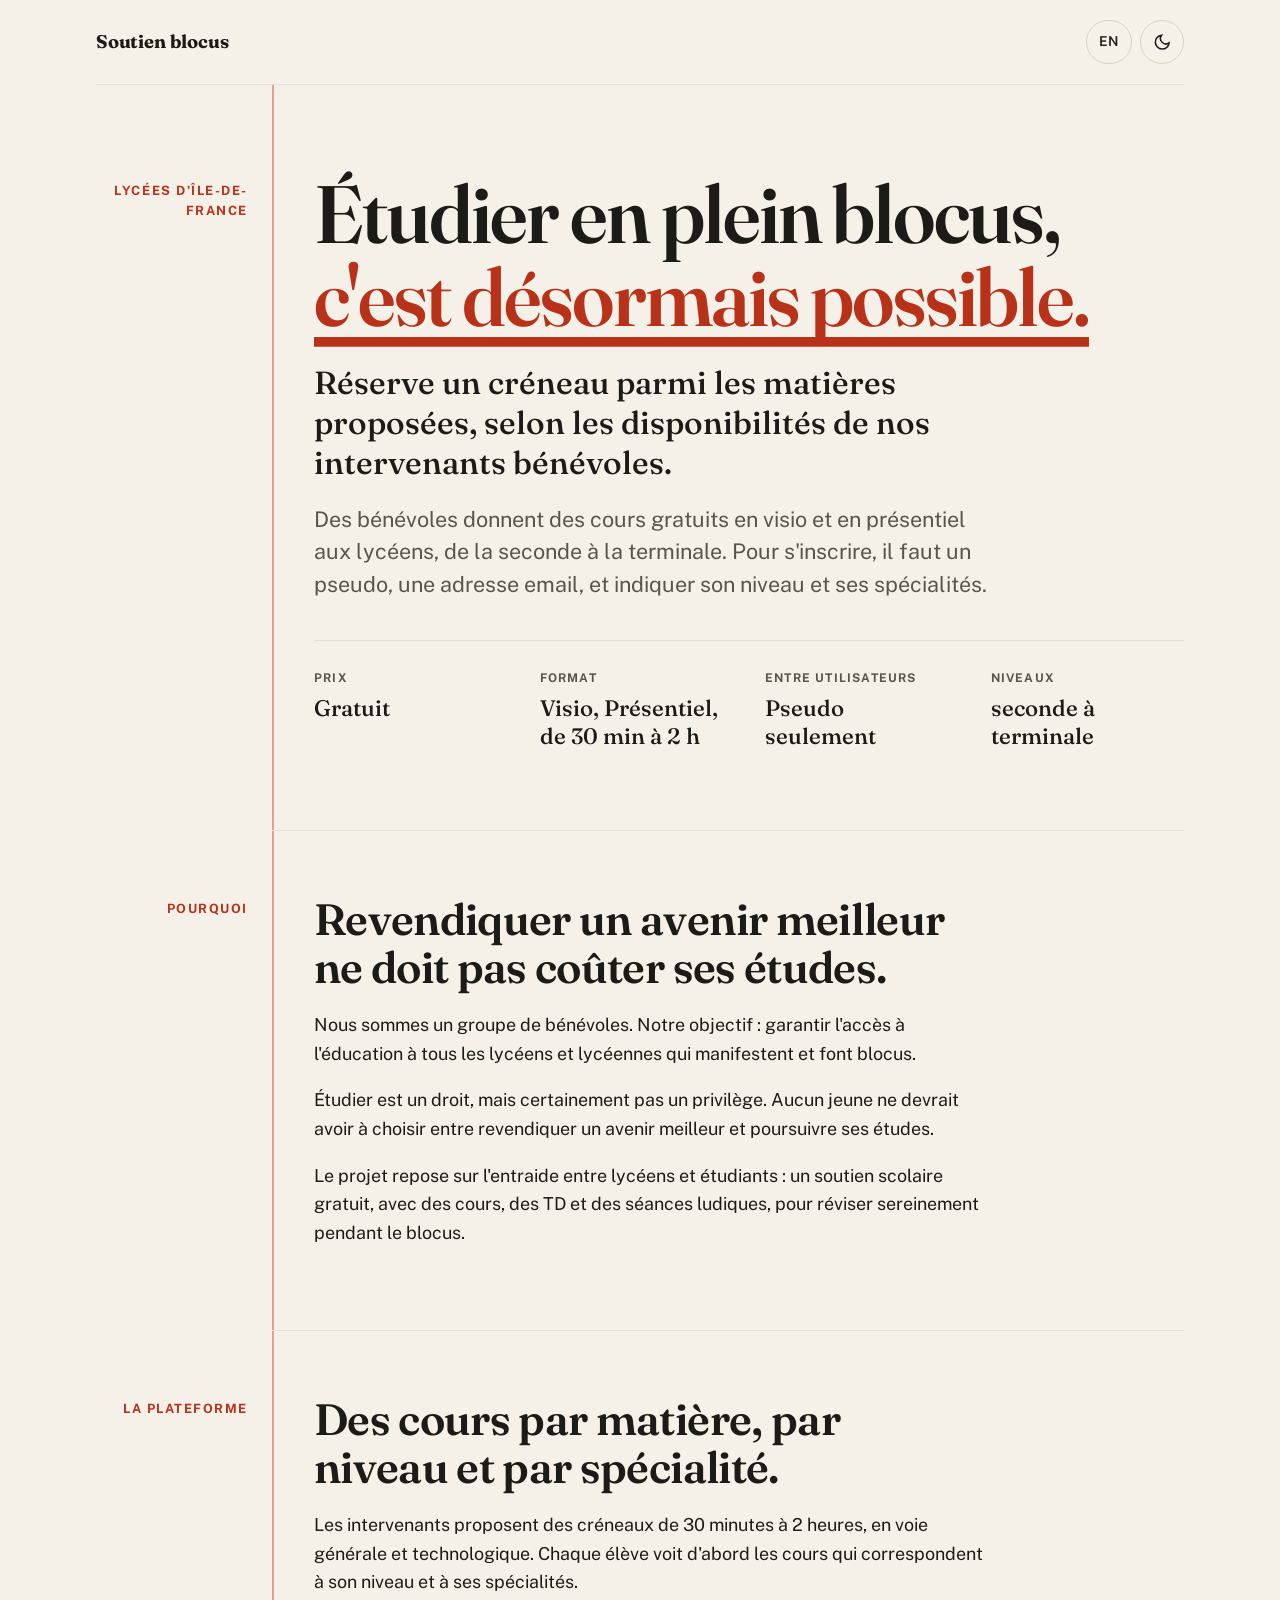
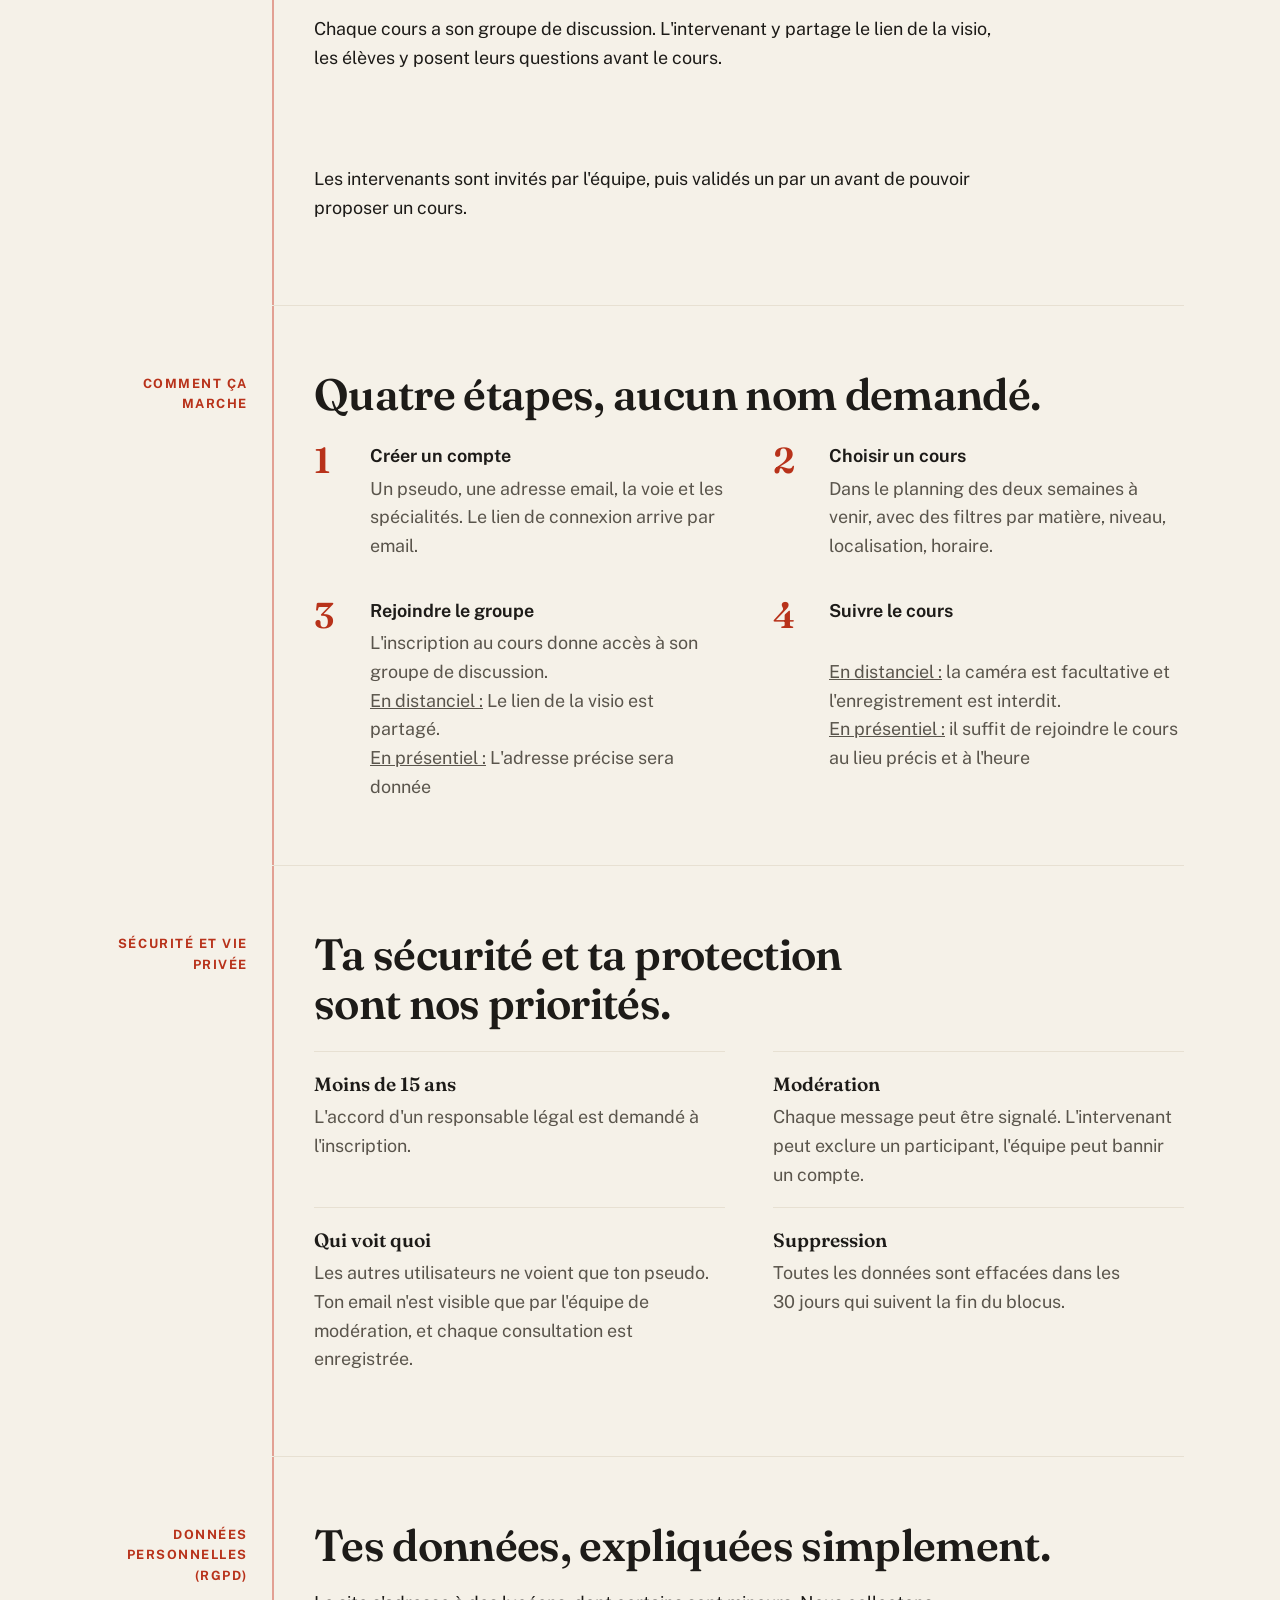
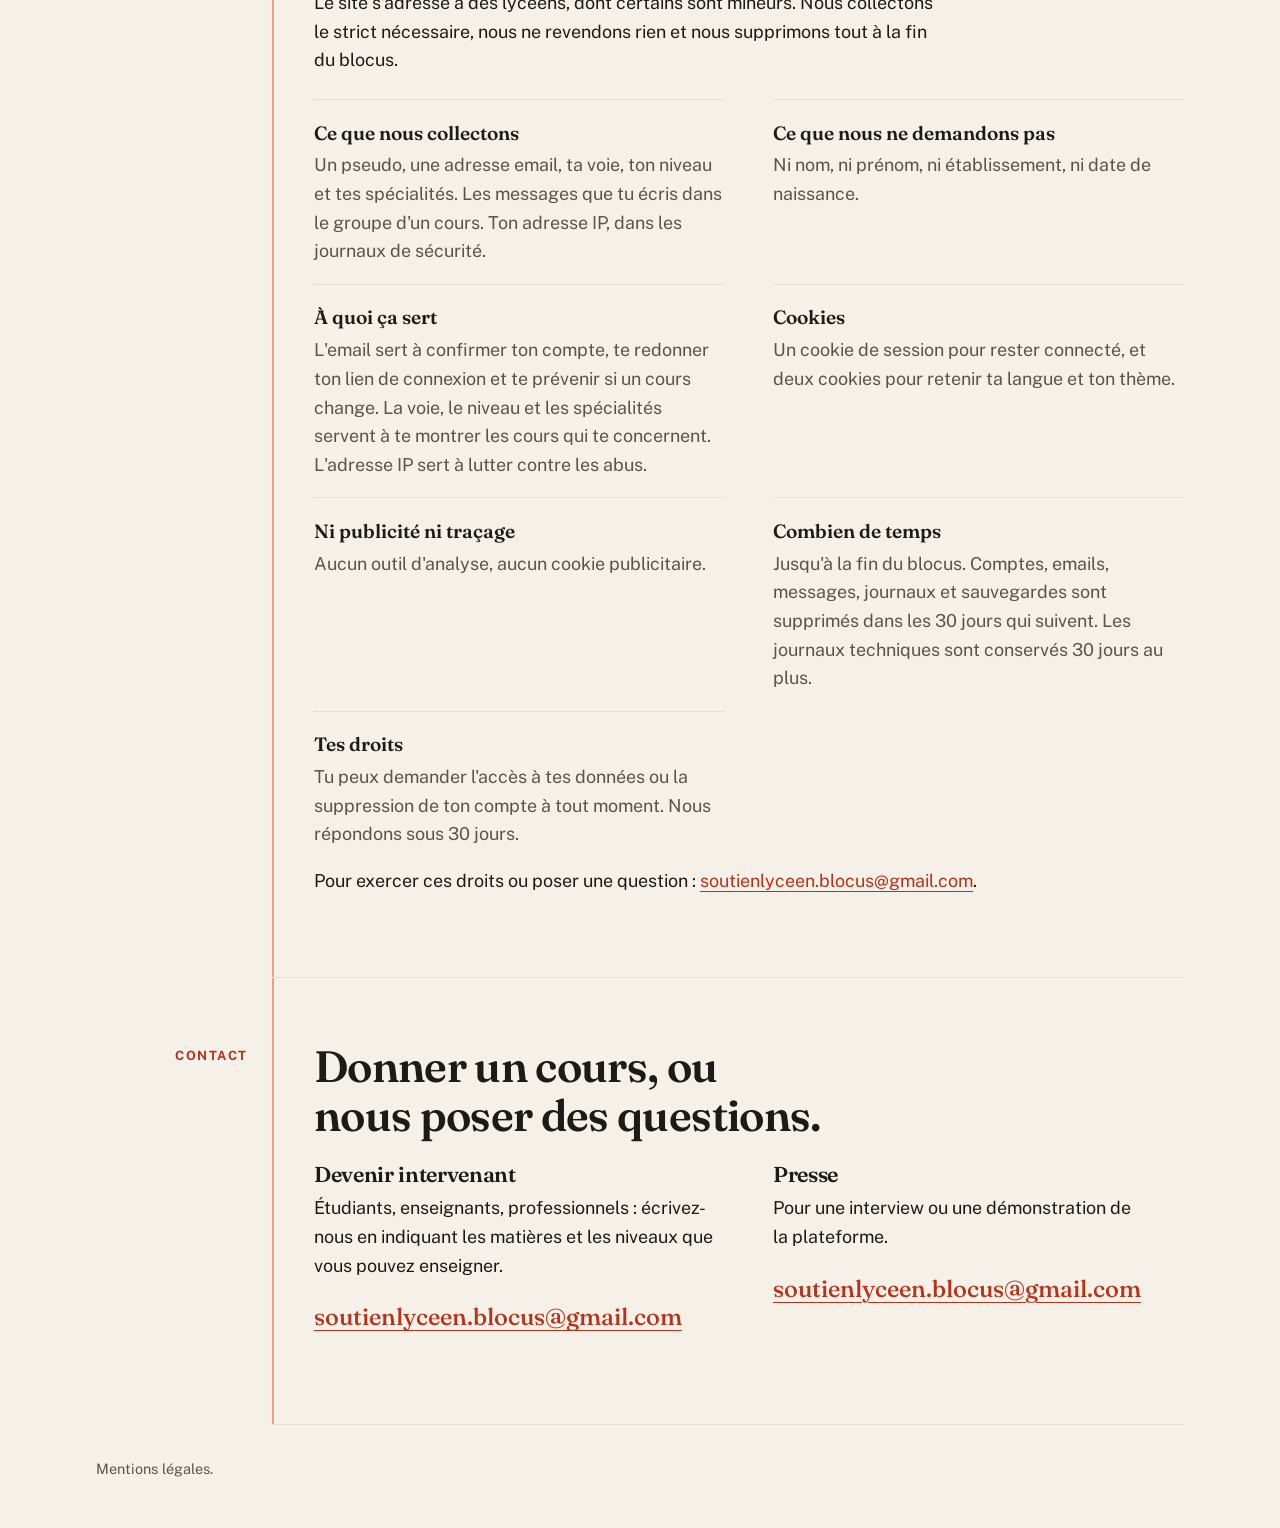
<file: index.html>
<!doctype html>
<html lang="fr">
<head>
  <meta charset="utf-8">
  <meta name="viewport" content="width=device-width, initial-scale=1">
  <meta name="color-scheme" content="light dark">
  <title>Soutien blocus · Cours gratuits pour les lycéens</title>
  <meta name="description" content="Des bénévoles donnent des cours gratuits en visio aux lycéens pendant le blocus.">
  <meta property="og:type" content="website">
  <meta property="og:title" content="Étudier en plein blocus, c'est désormais possible">
  <meta property="og:description" content="Des bénévoles donnent des cours gratuits en visio aux lycéens. Anonymes entre utilisateurs, aucune donnée inutile.">
  <meta property="og:locale" content="fr_FR">
  <meta property="og:image" content="https://soutienlyceeblocus.github.io/cours-distanciel/og.png">
  <meta property="og:url" content="https://soutienlyceeblocus.github.io/cours-distanciel/">
  <meta property="og:image:width" content="1200">
  <meta property="og:image:height" content="630">
  <meta property="og:image:alt" content="Étudier en plein blocus, c'est désormais possible. Cours gratuits en visio, anonymes entre utilisateurs.">
  <meta name="twitter:card" content="summary_large_image">
  <link rel="icon" href="favicon.svg" type="image/svg+xml">
  <script src="theme.js"></script>
  <script src="animations.js" defer></script>
  <link rel="stylesheet" href="style.css">
  <link rel="alternate" hreflang="en" href="en/index.html">
</head>
<body>
  <a class="evitement" href="#contenu">Aller au contenu</a>
  <div class="page">
    <header class="entete">
      <a class="marque" href="index.html">Soutien blocus</a>
      <div class="outils">
        <a class="langue" href="en/index.html" hreflang="en" lang="en" aria-label="English version">EN</a>
        <button class="bouton-theme" id="bouton-theme" type="button" aria-pressed="false" aria-label="Thème sombre" hidden>
          <svg class="icone-lune" viewBox="0 0 24 24" fill="none" stroke="currentColor" stroke-width="2" aria-hidden="true"><path d="M21 12.8A9 9 0 1 1 11.2 3a7 7 0 0 0 9.8 9.8z"/></svg>
          <svg class="icone-soleil" viewBox="0 0 24 24" fill="none" stroke="currentColor" stroke-width="2" aria-hidden="true"><circle cx="12" cy="12" r="4.5"/><path d="M12 1.5v3M12 19.5v3M1.5 12h3M19.5 12h3M4.6 4.6l2.1 2.1M17.3 17.3l2.1 2.1M4.6 19.4l2.1-2.1M17.3 6.7l2.1-2.1"/></svg>
        </button>
      </div>
    </header>

    <main id="contenu">
      <section class="bloc ouverture" aria-labelledby="titre">
        <p class="bloc__marge">Lycées d'Île-de-France</p>
        <div class="bloc__contenu">
          <h1 id="titre">Étudier en plein blocus, <em>c'est désormais possible.</em></h1>
          <p class="accroche">Réserve un créneau parmi les matières proposées, selon les disponibilités de nos intervenants bénévoles.</p>
          <p class="chapeau">Des bénévoles donnent des cours gratuits en visio et en présentiel aux lycéens, de la seconde à la terminale. Pour s'inscrire, il faut un pseudo, une adresse email, et indiquer son niveau et ses spécialités.</p>
          <dl class="faits">
            <div><dt>Prix</dt><dd>Gratuit</dd></div>
            <div><dt>Format</dt><dd>Visio, Présentiel, de 30&nbsp;min à 2&nbsp;h</dd></div>
            <div><dt>Entre utilisateurs</dt><dd>Pseudo seulement</dd></div>
            <div><dt>Niveaux</dt><dd>seconde à terminale</dd></div>
          </dl>
        </div>
      </section>

      <section class="bloc" id="pourquoi" aria-labelledby="titre-pourquoi">
        <p class="bloc__marge">Pourquoi</p>
        <div class="bloc__contenu">
          <h2 id="titre-pourquoi">Revendiquer un avenir meilleur ne doit pas coûter ses études.</h2>
          <p>Nous sommes un groupe de bénévoles. Notre objectif : garantir l'accès à l'éducation à tous les lycéens et lycéennes qui manifestent et font blocus.</p>
          <p>Étudier est un droit, mais certainement pas un privilège. Aucun jeune ne devrait avoir à choisir entre revendiquer un avenir meilleur et poursuivre ses études.</p>
          <p>Le projet repose sur l'entraide entre lycéens et étudiants : un soutien scolaire gratuit, avec des cours, des TD et des séances ludiques, pour réviser sereinement pendant le blocus.</p>
        </div>
      </section>

      <section class="bloc" id="plateforme" aria-labelledby="titre-plateforme">
        <p class="bloc__marge">La plateforme</p>
        <div class="bloc__contenu">
          <h2 id="titre-plateforme">Des cours par matière, par niveau et par spécialité.</h2>
          <p>Les intervenants proposent des créneaux de 30&nbsp;minutes à 2&nbsp;heures, en voie générale et technologique. Chaque élève voit d'abord les cours qui correspondent à son niveau et à ses spécialités.</p>
          <p>Chaque cours a son groupe de discussion. L'intervenant y partage le lien de la visio, les élèves y posent leurs questions avant le cours.</p>
          <p>Les matières et les horaires dépendent des intervenants bénévoles : le planning s'étoffe à mesure qu'ils proposent des cours.</p>
          <p>Les intervenants sont invités par l'équipe, puis validés un par un avant de pouvoir proposer un cours.</p>
        </div>
      </section>

      <section class="bloc" id="fonctionnement" aria-labelledby="titre-fonctionnement">
        <p class="bloc__marge">Comment ça marche</p>
        <div class="bloc__contenu">
          <h2 id="titre-fonctionnement">Quatre étapes, aucun nom demandé.</h2>
          <ol class="etapes">
            <li><strong>Créer un compte</strong><span>Un pseudo, une adresse email, la voie et les spécialités. Le lien de connexion arrive par email.</span></li>
            <li><strong>Choisir un cours</strong><span>Dans le planning des deux semaines à venir, avec des filtres par matière, niveau, localisation, horaire.</span></li>
            <li><strong>Rejoindre le groupe</strong><span>L'inscription au cours donne accès à son groupe de discussion. <br/> <u>En distanciel :</u> Le lien de la visio est partagé. <br/> <u>En présentiel :</u> L'adresse précise sera donnée</span></li>
            <li><strong>Suivre le cours</strong><span><u>En distanciel :</u> la caméra est facultative et  l'enregistrement est interdit. <br/> <u>En présentiel :</u> il suffit de rejoindre le cours au lieu précis et à l'heure</span></li>
          </ol>
        </div>
      </section>

      <section class="bloc" id="securite" aria-labelledby="titre-securite">
        <p class="bloc__marge">Sécurité et vie privée</p>
        <div class="bloc__contenu">
          <h2 id="titre-securite">Ta sécurité et ta protection sont nos priorités.</h2>
          <ul class="garanties">
            <li><strong>Moins de 15&nbsp;ans</strong><span>L'accord d'un responsable légal est demandé à l'inscription.</span></li>
            <li><strong>Modération</strong><span>Chaque message peut être signalé. L'intervenant peut exclure un participant, l'équipe peut bannir un compte.</span></li>
            <li><strong>Qui voit quoi</strong><span>Les autres utilisateurs ne voient que ton pseudo. Ton email n'est visible que par l'équipe de modération, et chaque consultation est enregistrée.</span></li>
            <li><strong>Suppression</strong><span>Toutes les données sont effacées dans les 30&nbsp;jours qui suivent la fin du blocus.</span></li> <!--c'est-à-dire ?-->
          </ul>
        </div>
      </section>

      <section class="bloc" id="donnees" aria-labelledby="titre-donnees">
        <p class="bloc__marge">Données personnelles (RGPD)</p>
        <div class="bloc__contenu">
          <h2 id="titre-donnees">Tes données, expliquées simplement.</h2>
          <p>Le site s'adresse à des lycéens, dont certains sont mineurs. Nous collectons le strict nécessaire, nous ne revendons rien et nous supprimons tout à la fin du blocus.</p>
          <ul class="garanties">
            <li><strong>Ce que nous collectons</strong><span>Un pseudo, une adresse email, ta voie, ton niveau et tes spécialités. Les messages que tu écris dans le groupe d'un cours. Ton adresse IP, dans les journaux de sécurité.</span></li>
            <li><strong>Ce que nous ne demandons pas</strong><span>Ni nom, ni prénom, ni établissement, ni date de naissance.</span></li>
            <li><strong>À quoi ça sert</strong><span>L'email sert à confirmer ton compte, te redonner ton lien de connexion et te prévenir si un cours change. La voie, le niveau et les spécialités servent à te montrer les cours qui te concernent. L'adresse IP sert à lutter contre les abus.</span></li>
            <li><strong>Cookies</strong><span>Un cookie de session pour rester connecté, et deux cookies pour retenir ta langue et ton thème.</span></li>
            <li><strong>Ni publicité ni traçage</strong><span>Aucun outil d'analyse, aucun cookie publicitaire.</span></li>
            <li><strong>Combien de temps</strong><span>Jusqu'à la fin du blocus. Comptes, emails, messages, journaux et sauvegardes sont supprimés dans les 30&nbsp;jours qui suivent. Les journaux techniques sont conservés 30&nbsp;jours au plus.</span></li>
            <li><strong>Tes droits</strong><span>Tu peux demander l'accès à tes données ou la suppression de ton compte à tout moment. Nous répondons sous 30&nbsp;jours.</span></li>
          </ul>
          <p>Pour exercer ces droits ou poser une question : <a href="mailto:soutienlyceen.blocus@gmail.com">soutienlyceen.blocus@gmail.com</a>.</p>
        </div>
      </section>

      <section class="bloc" id="contact" aria-labelledby="titre-contact">
        <p class="bloc__marge">Contact</p>
        <div class="bloc__contenu">
          <h2 id="titre-contact">Donner un cours, ou nous poser des questions.</h2>
          <div class="contacts">
            <div>
              <h3>Devenir intervenant</h3>
              <p>Étudiants, enseignants, professionnels&nbsp;: écrivez-nous en indiquant les matières et les niveaux que vous pouvez enseigner.</p>
              <p class="courriel"><a href="mailto:soutienlyceen.blocus@gmail.com">soutienlyceen.blocus@gmail.com</a></p>
            </div>
            <div>
              <h3>Presse</h3>
              <p>Pour une interview ou une démonstration de la plateforme.</p>
              <p class="courriel"><a href="mailto:soutienlyceen.blocus@gmail.com">soutienlyceen.blocus@gmail.com</a></p>
            </div>
          </div>
        </div>
      </section>
    </main>

    <footer class="pied">
      <p>Mentions légales.</p>
      <div class="acces" hidden>
        <a class="bouton" href="inscription/index.html">S'inscrire</a>
        <a class="bouton bouton--discret" href="lien-perdu/index.html">J'ai déjà un lien personnel</a>
      </div>
    </footer>
  </div>
</body>
</html>
</file>
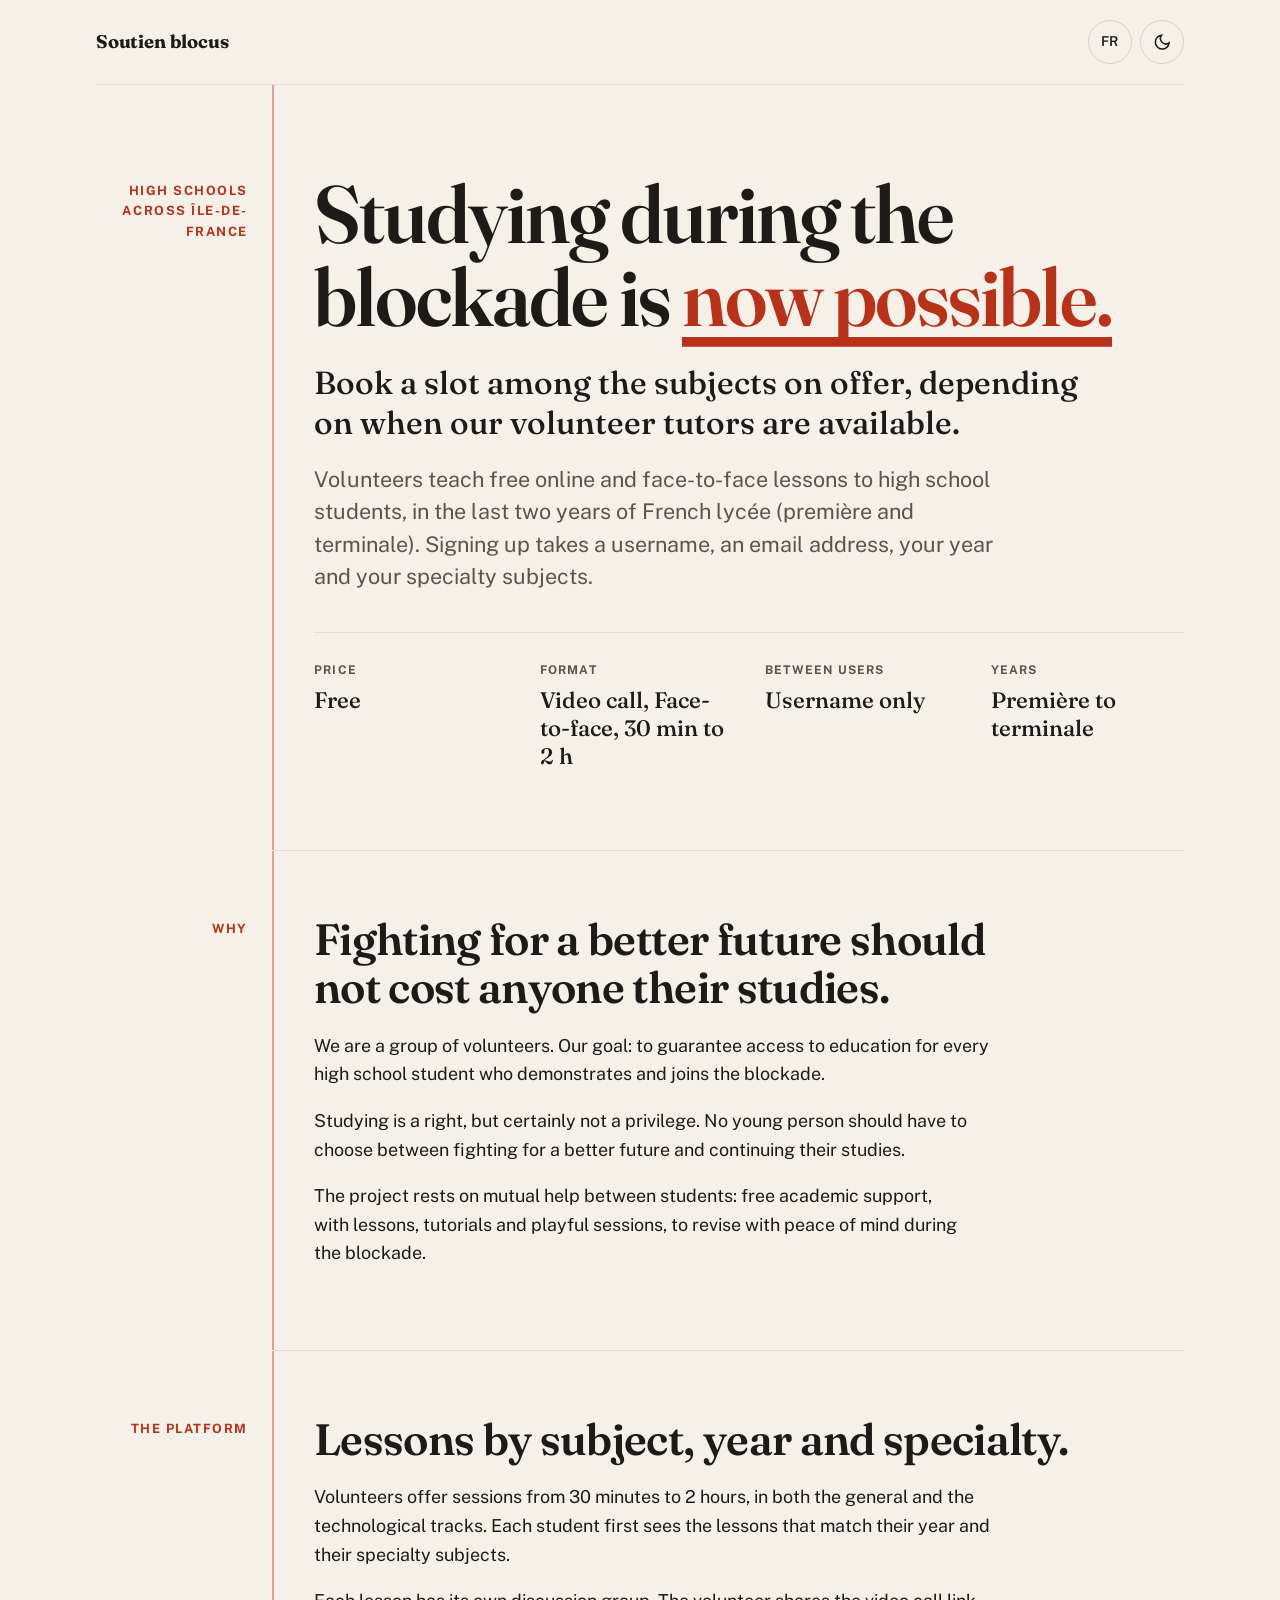
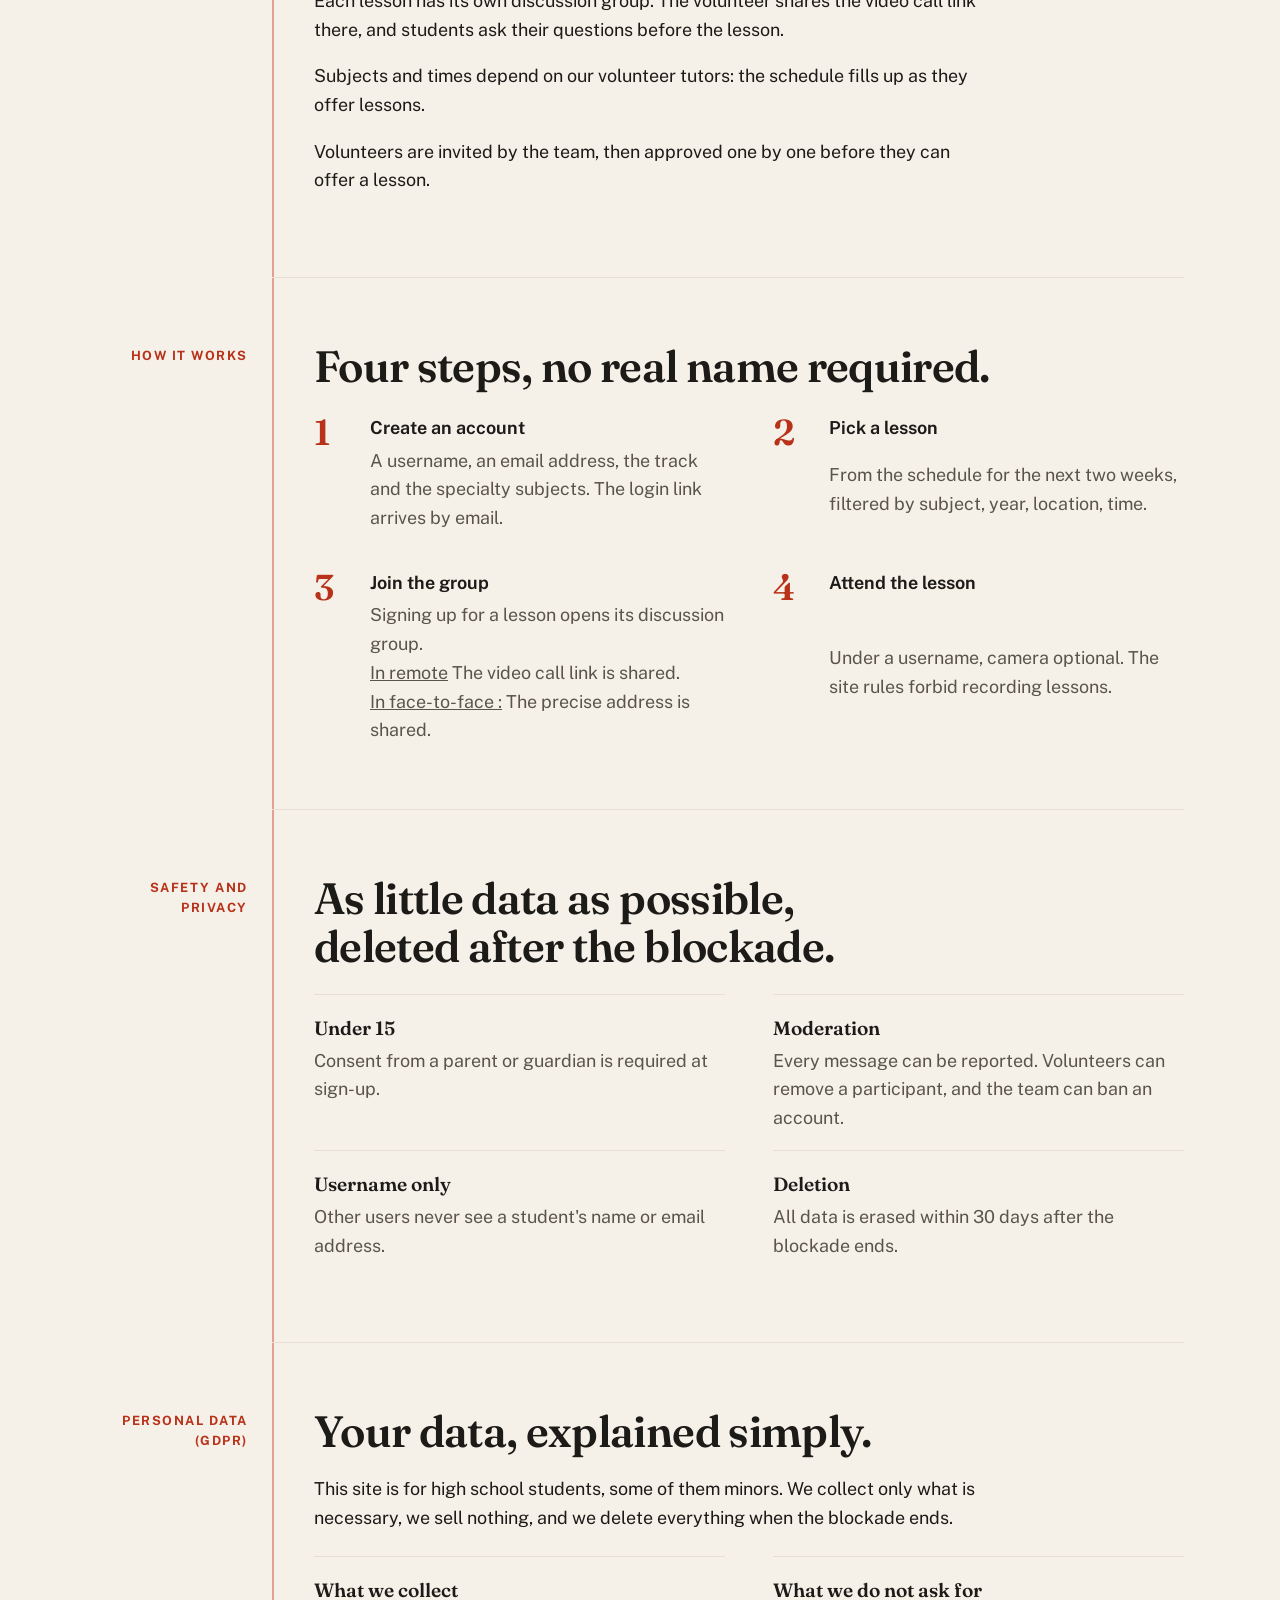
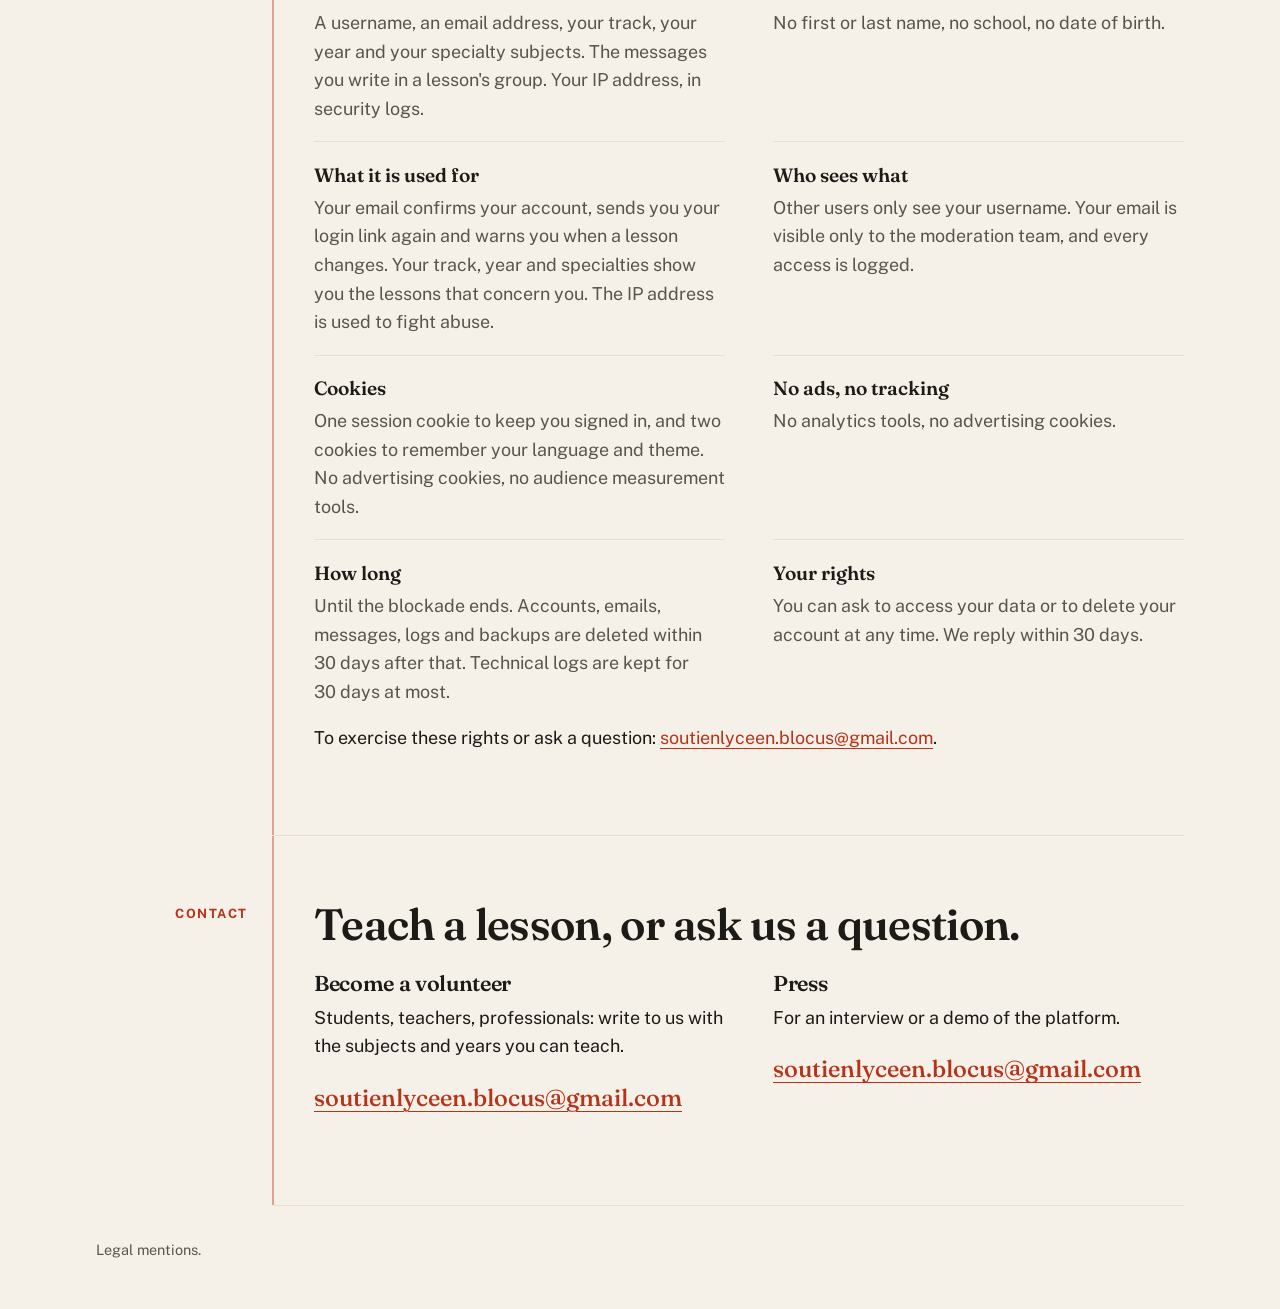
<file: en/index.html>
<!doctype html>
<html lang="en">
<head>
  <meta charset="utf-8">
  <meta name="viewport" content="width=device-width, initial-scale=1">
  <meta name="color-scheme" content="light dark">
  <title>Soutien blocus · Free lessons for high school students</title>
  <meta name="description" content="Volunteers teach free online lessons to high school students during the school blockade.">
  <meta property="og:type" content="website">
  <meta property="og:title" content="Studying during the blockade is now possible">
  <meta property="og:description" content="Volunteers teach free online lessons to high school students. Anonymous between users, no unnecessary data.">
  <meta property="og:locale" content="en_GB">
  <meta property="og:image" content="https://soutienlyceeblocus.github.io/cours-distanciel/og-en.png">
  <meta property="og:url" content="https://soutienlyceeblocus.github.io/cours-distanciel/en/index.html">
  <meta property="og:image:width" content="1200">
  <meta property="og:image:height" content="630">
  <meta property="og:image:alt" content="Studying during the blockade is now possible. Free online lessons, anonymous between users.">
  <meta name="twitter:card" content="summary_large_image">
  <link rel="icon" href="../favicon.svg" type="image/svg+xml">
  <script src="../theme.js"></script>
  <script src="../animations.js" defer></script>
  <link rel="stylesheet" href="../style.css">
  <link rel="alternate" hreflang="fr" href="../index.html">
</head>
<body>
  <a class="evitement" href="#contenu">Skip to content</a>
  <div class="page">
    <header class="entete">
      <a class="marque" href="index.html">Soutien blocus</a>
      <div class="outils">
        <a class="langue" href="../index.html" hreflang="fr" lang="fr" aria-label="Version française">FR</a>
        <button class="bouton-theme" id="bouton-theme" type="button" aria-pressed="false" aria-label="Dark theme" hidden>
          <svg class="icone-lune" viewBox="0 0 24 24" fill="none" stroke="currentColor" stroke-width="2" aria-hidden="true"><path d="M21 12.8A9 9 0 1 1 11.2 3a7 7 0 0 0 9.8 9.8z"/></svg>
          <svg class="icone-soleil" viewBox="0 0 24 24" fill="none" stroke="currentColor" stroke-width="2" aria-hidden="true"><circle cx="12" cy="12" r="4.5"/><path d="M12 1.5v3M12 19.5v3M1.5 12h3M19.5 12h3M4.6 4.6l2.1 2.1M17.3 17.3l2.1 2.1M4.6 19.4l2.1-2.1M17.3 6.7l2.1-2.1"/></svg>
        </button>
      </div>
    </header>

    <main id="contenu">
      <section class="bloc ouverture" aria-labelledby="titre">
        <p class="bloc__marge">High schools across Île-de-France</p>
        <div class="bloc__contenu">
          <h1 id="titre">Studying during the blockade is <em>now possible.</em></h1>
          <p class="accroche">Book a slot among the subjects on offer, depending on when our volunteer tutors are available.</p>
          <p class="chapeau">Volunteers teach free online and face-to-face lessons to high school students, in the last two years of French lycée (première and terminale). Signing up takes a username, an email address, your year and your specialty subjects.</p>
          <dl class="faits">
            <div><dt>Price</dt><dd>Free</dd></div>
            <div><dt>Format</dt><dd>Video call, Face-to-face, 30&nbsp;min to 2&nbsp;h</dd></div>
            <div><dt>Between users</dt><dd>Username only</dd></div>
            <div><dt>Years</dt><dd>Première to terminale</dd></div>
          </dl>
        </div>
      </section>

      <section class="bloc" id="pourquoi" aria-labelledby="titre-pourquoi">
        <p class="bloc__marge">Why</p>
        <div class="bloc__contenu">
          <h2 id="titre-pourquoi">Fighting for a better future should not cost anyone their studies.</h2>
          <p>We are a group of volunteers. Our goal: to guarantee access to education for every high school student who demonstrates and joins the blockade.</p>
          <p>Studying is a right, but certainly not a privilege. No young person should have to choose between fighting for a better future and continuing their studies.</p>
          <p>The project rests on mutual help between students: free academic support, with lessons, tutorials and playful sessions, to revise with peace of mind during the blockade.</p>
        </div>
      </section>

      <section class="bloc" id="plateforme" aria-labelledby="titre-plateforme">
        <p class="bloc__marge">The platform</p>
        <div class="bloc__contenu">
          <h2 id="titre-plateforme">Lessons by subject, year and specialty.</h2>
          <p>Volunteers offer sessions from 30&nbsp;minutes to 2&nbsp;hours, in both the general and the technological tracks. Each student first sees the lessons that match their year and their specialty subjects.</p>
          <p>Each lesson has its own discussion group. The volunteer shares the video call link there, and students ask their questions before the lesson.</p>
          <p>Subjects and times depend on our volunteer tutors: the schedule fills up as they offer lessons.</p>
          <p>Volunteers are invited by the team, then approved one by one before they can offer a lesson.</p>
        </div>
      </section>

      <section class="bloc" id="fonctionnement" aria-labelledby="titre-fonctionnement">
        <p class="bloc__marge">How it works</p>
        <div class="bloc__contenu">
          <h2 id="titre-fonctionnement">Four steps, no real name required.</h2>
          <ol class="etapes">
            <li><strong>Create an account</strong><span>A username, an email address, the track and the specialty subjects. The login link arrives by email.</span></li>
            <li><strong>Pick a lesson</strong><span>From the schedule for the next two weeks, filtered by subject, year, location, time.</span></li>
            <li><strong>Join the group</strong><span>Signing up for a lesson opens its discussion group. <br/> <u>In remote</u> The video call link is shared. <br/> <u>In face-to-face :</u> The precise address is shared.</span></li>
            <li><strong>Attend the lesson</strong><span>Under a username, camera optional. The site rules forbid recording lessons.</span></li>
          </ol>
        </div>
      </section>

      <section class="bloc" id="securite" aria-labelledby="titre-securite">
        <p class="bloc__marge">Safety and privacy</p>
        <div class="bloc__contenu">
          <h2 id="titre-securite">As little data as possible, deleted after the blockade.</h2>
          <ul class="garanties">
            <li><strong>Under 15</strong><span>Consent from a parent or guardian is required at sign-up.</span></li>
            <li><strong>Moderation</strong><span>Every message can be reported. Volunteers can remove a participant, and the team can ban an account.</span></li>
            <li><strong>Username only</strong><span>Other users never see a student's name or email address.</span></li>
            <li><strong>Deletion</strong><span>All data is erased within 30&nbsp;days after the blockade ends.</span></li>
          </ul>
        </div>
      </section>

      <section class="bloc" id="donnees" aria-labelledby="titre-donnees">
        <p class="bloc__marge">Personal data (GDPR)</p>
        <div class="bloc__contenu">
          <h2 id="titre-donnees">Your data, explained simply.</h2>
          <p>This site is for high school students, some of them minors. We collect only what is necessary, we sell nothing, and we delete everything when the blockade ends.</p>
          <ul class="garanties">
            <li><strong>What we collect</strong><span>A username, an email address, your track, your year and your specialty subjects. The messages you write in a lesson's group. Your IP address, in security logs.</span></li>
            <li><strong>What we do not ask for</strong><span>No first or last name, no school, no date of birth.</span></li>
            <li><strong>What it is used for</strong><span>Your email confirms your account, sends you your login link again and warns you when a lesson changes. Your track, year and specialties show you the lessons that concern you. The IP address is used to fight abuse.</span></li>
            <li><strong>Who sees what</strong><span>Other users only see your username. Your email is visible only to the moderation team, and every access is logged.</span></li>
            <li><strong>Cookies</strong><span>One session cookie to keep you signed in, and two cookies to remember your language and theme. No advertising cookies, no audience measurement tools.</span></li>
            <li><strong>No ads, no tracking</strong><span>No analytics tools, no advertising cookies.</span></li>
            <li><strong>How long</strong><span>Until the blockade ends. Accounts, emails, messages, logs and backups are deleted within 30&nbsp;days after that. Technical logs are kept for 30&nbsp;days at most.</span></li>
            <li><strong>Your rights</strong><span>You can ask to access your data or to delete your account at any time. We reply within 30&nbsp;days.</span></li>
          </ul>
          <p>To exercise these rights or ask a question: <a href="mailto:soutienlyceen.blocus@gmail.com">soutienlyceen.blocus@gmail.com</a>.</p>
        </div>
      </section>

      <section class="bloc" id="contact" aria-labelledby="titre-contact">
        <p class="bloc__marge">Contact</p>
        <div class="bloc__contenu">
          <h2 id="titre-contact">Teach a lesson, or ask us a question.</h2>
          <div class="contacts">
            <div>
              <h3>Become a volunteer</h3>
              <p>Students, teachers, professionals: write to us with the subjects and years you can teach.</p>
              <p class="courriel"><a href="mailto:soutienlyceen.blocus@gmail.com">soutienlyceen.blocus@gmail.com</a></p>
            </div>
            <div>
              <h3>Press</h3>
              <p>For an interview or a demo of the platform.</p>
              <p class="courriel"><a href="mailto:soutienlyceen.blocus@gmail.com">soutienlyceen.blocus@gmail.com</a></p>
            </div>
          </div>
        </div>
      </section>
    </main>

    <footer class="pied">
      <p>Legal mentions.</p>
      <div class="acces" hidden>
        <a class="bouton" href="../inscription/index.html">Sign up</a>
        <a class="bouton bouton--discret" href="../lien-perdu/index.html">I already have a personal link</a>
      </div>
    </footer>
  </div>
</body>
</html>
</file>
<file: style.css>
/* Vitrine et plateforme : feuille commune.
   Couleurs uniquement par variables, définies dans les trois blocs de thème ci-dessous. */

@font-face {
  font-family: "Fraunces";
  src: url("fonts/fraunces.woff2") format("woff2");
  font-weight: 100 900;
  font-style: normal;
  font-display: swap;
}

@font-face {
  font-family: "Public Sans";
  src: url("fonts/public-sans.woff2") format("woff2");
  font-weight: 100 900;
  font-style: normal;
  font-display: swap;
}

/* Thème clair : papier et stylo rouge */
:root {
  color-scheme: light dark;
  --fond: #f5f1e8;
  --fond-carte: #fbf9f4;
  --texte: #1d1b18;
  --texte-doux: #5a554c;
  --accent: #b8321a;
  --accent-texte: #ffffff;
  --bordure: #d9d2c3;
  --trait: #e7e0d2;
  --marge: #e2a093;
  --focus: #1d4ed8;

  --police-titre: "Fraunces", ui-serif, Georgia, "Times New Roman", serif;
  --police-texte: "Public Sans", system-ui, -apple-system, "Segoe UI", Roboto, sans-serif;
  --largeur: 74rem;
  --gouttiere: clamp(1rem, 4vw, 3rem);
  --colonne-marge: 11rem;
}

/* Thème sombre : suit le système sauf choix explicite du thème clair */
@media (prefers-color-scheme: dark) {
  :root:not([data-theme="clair"]) {
    --fond: #151412;
    --fond-carte: #1d1c19;
    --texte: #ede8de;
    --texte-doux: #a9a296;
    --accent: #ff7a5c;
    --accent-texte: #1a0d08;
    --bordure: #3a362f;
    --trait: #2a2824;
    --marge: #6b2e24;
    --focus: #8ab4ff;
  }
}

:root[data-theme="sombre"] {
  --fond: #151412;
  --fond-carte: #1d1c19;
  --texte: #ede8de;
  --texte-doux: #a9a296;
  --accent: #ff7a5c;
  --accent-texte: #1a0d08;
  --bordure: #3a362f;
  --trait: #2a2824;
  --marge: #6b2e24;
  --focus: #8ab4ff;
}

:root[data-theme="clair"] {
  color-scheme: light;
}

:root[data-theme="sombre"] {
  color-scheme: dark;
}

/* Base */

*,
*::before,
*::after {
  box-sizing: border-box;
}

html {
  -webkit-text-size-adjust: 100%;
  text-size-adjust: 100%;
}

@media (prefers-reduced-motion: no-preference) {
  html {
    scroll-behavior: smooth;
  }
}

body {
  margin: 0;
  background: var(--fond);
  color: var(--texte);
  font-family: var(--police-texte);
  font-size: clamp(1rem, 0.96rem + 0.2vw, 1.125rem);
  line-height: 1.6;
  font-feature-settings: "kern";
  text-rendering: optimizeLegibility;
}

p,
li,
dd,
a {
  overflow-wrap: anywhere;
}

h1,
h2,
h3 {
  font-family: var(--police-titre);
  font-optical-sizing: auto;
  font-weight: 600;
  line-height: 1.1;
  letter-spacing: -0.015em;
  margin: 0;
  text-wrap: balance;
}

p {
  margin: 0 0 1em;
  max-width: 38em;
  text-wrap: pretty;
}

a {
  color: var(--accent);
  text-decoration-thickness: 1px;
  text-underline-offset: 0.2em;
}

a:hover {
  text-decoration-thickness: 2px;
}

:focus-visible {
  outline: 3px solid var(--focus);
  outline-offset: 3px;
  border-radius: 2px;
}

::selection {
  background: var(--accent);
  color: var(--accent-texte);
}

.evitement {
  position: absolute;
  left: var(--gouttiere);
  top: -4rem;
  padding: 0.5rem 1rem;
  background: var(--texte);
  color: var(--fond);
  z-index: 10;
}

.evitement:focus {
  top: 0.75rem;
}

.page {
  max-width: var(--largeur);
  margin: 0 auto;
  padding: 0 var(--gouttiere);
}

/* En-tête */

.entete {
  display: flex;
  align-items: center;
  justify-content: space-between;
  gap: 1rem;
  padding: 1.25rem 0;
  border-bottom: 1px solid var(--trait);
}

.marque {
  font-family: var(--police-titre);
  font-weight: 700;
  font-size: 1.15rem;
  letter-spacing: -0.01em;
  color: var(--texte);
  text-decoration: none;
}

.outils {
  display: flex;
  align-items: center;
  gap: 0.5rem;
}

.langue,
.bouton-theme {
  display: inline-flex;
  align-items: center;
  justify-content: center;
  min-width: 2.75rem;
  height: 2.75rem;
  padding: 0 0.75rem;
  border: 1px solid var(--bordure);
  border-radius: 999px;
  background: transparent;
  color: var(--texte);
  font: 600 0.85rem/1 var(--police-texte);
  letter-spacing: 0.04em;
  text-decoration: none;
  cursor: pointer;
}

.langue:hover,
.bouton-theme:hover {
  border-color: var(--texte);
}

.bouton-theme {
  padding: 0;
}

.bouton-theme svg {
  width: 1.15rem;
  height: 1.15rem;
}

.bouton-theme .icone-soleil {
  display: none;
}

.bouton-theme[aria-pressed="true"] .icone-soleil {
  display: block;
}

.bouton-theme[aria-pressed="true"] .icone-lune {
  display: none;
}

/* Sections en « copie double » : le titre dans la marge, le texte à droite du trait rouge */

.bloc {
  display: grid;
  grid-template-columns: 1fr;
}

.bloc__marge {
  padding-top: 2.5rem;
  color: var(--accent);
  font-size: 0.8rem;
  font-weight: 700;
  letter-spacing: 0.12em;
  text-transform: uppercase;
}

.bloc__contenu {
  padding: 0.75rem 0 2.75rem;
  border-bottom: 1px solid var(--trait);
}

@media (min-width: 56rem) {
  .bloc {
    grid-template-columns: var(--colonne-marge) 1fr;
  }

  .bloc__marge {
    padding: 4.25rem 1.5rem 0 0;
    text-align: right;
  }

  .bloc__contenu {
    padding: 4rem 0 4rem 2.5rem;
    border-left: 2px solid var(--marge);
  }
}

.bloc h2 {
  font-size: clamp(1.75rem, 1.3rem + 1.8vw, 2.75rem);
  margin-bottom: 1.25rem;
  max-width: 18em;
}

/* Ouverture */

.ouverture .bloc__contenu {
  padding-top: 1.5rem;
}

@media (min-width: 56rem) {
  .ouverture .bloc__contenu {
    padding-top: 5.5rem;
    padding-bottom: 5rem;
  }

  .ouverture .bloc__marge {
    padding-top: 6rem;
  }
}

.ouverture h1 {
  font-size: clamp(2.4rem, 1.4rem + 4.6vw, 5.25rem);
  line-height: 1.02;
  letter-spacing: -0.025em;
  max-width: 13em;
  margin-bottom: 1.5rem;
}

.ouverture h1 em {
  font-style: normal;
  color: var(--accent);
}

.chapeau {
  font-size: clamp(1.1rem, 1rem + 0.5vw, 1.35rem);
  line-height: 1.5;
  color: var(--texte-doux);
  max-width: 32em;
}

.faits {
  display: grid;
  grid-template-columns: repeat(2, minmax(0, 1fr));
  gap: 1.5rem 2rem;
  margin: 2.5rem 0 0;
  padding: 1.75rem 0 0;
  border-top: 1px solid var(--trait);
}

@media (min-width: 44rem) {
  .faits {
    grid-template-columns: repeat(4, minmax(0, 1fr));
  }
}

.faits dt {
  font-size: 0.75rem;
  font-weight: 700;
  letter-spacing: 0.1em;
  text-transform: uppercase;
  color: var(--texte-doux);
  margin-bottom: 0.35rem;
}

.faits dd {
  margin: 0;
  font-family: var(--police-titre);
  font-size: clamp(1.15rem, 1rem + 0.5vw, 1.4rem);
  font-weight: 500;
  line-height: 1.25;
}

/* Étapes */

.etapes {
  list-style: none;
  counter-reset: etape;
  margin: 1.5rem 0 0;
  padding: 0;
  display: grid;
  gap: 1.75rem;
}

@media (min-width: 44rem) {
  .etapes {
    grid-template-columns: repeat(2, minmax(0, 1fr));
    gap: 2.25rem 3rem;
  }
}

.etapes li {
  counter-increment: etape;
  display: grid;
  grid-template-columns: 2.75rem 1fr;
  gap: 0.25rem 0.75rem;
}

.etapes li::before {
  content: counter(etape);
  grid-row: span 2;
  font-family: var(--police-titre);
  font-size: 2.25rem;
  font-weight: 600;
  line-height: 1;
  color: var(--accent);
}

.etapes strong {
  display: block;
  font-weight: 650;
}

.etapes span {
  color: var(--texte-doux);
}

/* Garanties */

.garanties {
  list-style: none;
  margin: 1.5rem 0 0;
  padding: 0;
  display: grid;
  gap: 0;
}

@media (min-width: 44rem) {
  .garanties {
    grid-template-columns: repeat(2, minmax(0, 1fr));
    column-gap: 3rem;
  }
}

.garanties li {
  padding: 1.1rem 0;
  border-top: 1px solid var(--trait);
}

.garanties strong {
  display: block;
  font-family: var(--police-titre);
  font-size: 1.2rem;
  font-weight: 600;
  margin-bottom: 0.2rem;
}

.garanties span {
  color: var(--texte-doux);
}

/* Contact */

.contacts {
  display: grid;
  gap: 2rem;
  margin-top: 1.5rem;
}

@media (min-width: 44rem) {
  .contacts {
    grid-template-columns: repeat(2, minmax(0, 1fr));
    gap: 3rem;
  }
}

.contacts h3 {
  font-size: 1.35rem;
  margin-bottom: 0.5rem;
}

.courriel {
  font-family: var(--police-titre);
  font-size: clamp(1.15rem, 1rem + 0.6vw, 1.5rem);
  font-weight: 500;
}

/* Pied de page */

.pied {
  display: flex;
  flex-wrap: wrap;
  align-items: center;
  justify-content: space-between;
  gap: 1rem 2rem;
  padding: 2rem 0 3rem;
  color: var(--texte-doux);
  font-size: 0.9rem;
}

.pied p {
  margin: 0;
}

.acces {
  display: flex;
  flex-wrap: wrap;
  gap: 0.75rem;
}

.bouton {
  display: inline-flex;
  align-items: center;
  min-height: 2.75rem;
  padding: 0 1.25rem;
  border-radius: 999px;
  border: 1px solid var(--accent);
  background: var(--accent);
  color: var(--accent-texte);
  font-weight: 650;
  text-decoration: none;
}

.bouton--discret {
  background: transparent;
  color: var(--accent);
}

/* Texte provisoire, à remplacer avant publication */

.a-completer {
  outline: 2px dashed var(--accent);
  outline-offset: 2px;
  background: var(--fond-carte);
  color: var(--texte-doux);
  font-style: italic;
}

[hidden] {
  display: none !important;
}

/* Animations : désactivées si l'utilisateur demande de réduire les mouvements */

.accroche {
  font-family: var(--police-titre);
  font-size: clamp(1.3rem, 1rem + 1.6vw, 2rem);
  font-weight: 500;
  line-height: 1.25;
  max-width: 24em;
  margin-bottom: 1.25rem;
}

@media (prefers-reduced-motion: no-preference) {
  @keyframes monte {
    from { opacity: 0; transform: translateY(1.5rem); }
    to { opacity: 1; transform: none; }
  }

  @keyframes trace {
    from { transform: scaleY(0); }
    to { transform: scaleY(1); }
  }

  @keyframes souligne {
    from { background-size: 0 0.12em; }
    to { background-size: 100% 0.12em; }
  }

  .ouverture h1 { animation: monte 0.9s cubic-bezier(0.2, 0.7, 0.2, 1) both; }
  .ouverture .accroche { animation: monte 0.9s 0.2s cubic-bezier(0.2, 0.7, 0.2, 1) both; }
  .ouverture .chapeau { animation: monte 0.9s 0.35s cubic-bezier(0.2, 0.7, 0.2, 1) both; }
  .ouverture .faits { animation: monte 0.9s 0.5s cubic-bezier(0.2, 0.7, 0.2, 1) both; }
  .ouverture .bloc__marge { animation: monte 0.9s 0.1s both; }

  .ouverture h1 em {
    background: linear-gradient(var(--accent), var(--accent)) no-repeat 0 100% / 100% 0.12em;
    animation: souligne 1s 0.9s cubic-bezier(0.2, 0.7, 0.2, 1) both;
  }

  @media (min-width: 56rem) {
    .bloc__contenu { position: relative; border-left-color: transparent; }
    .bloc__contenu::before {
      content: "";
      position: absolute;
      left: -2px;
      top: 0;
      bottom: 0;
      width: 2px;
      background: var(--marge);
      transform-origin: top;
      animation: trace 1.1s cubic-bezier(0.2, 0.7, 0.2, 1) both;
    }
  }

  .apparait {
    opacity: 0;
    transform: translateY(1.25rem);
    transition: opacity 0.7s ease, transform 0.7s cubic-bezier(0.2, 0.7, 0.2, 1);
  }

  .apparait.visible {
    opacity: 1;
    transform: none;
  }

  .etapes li:nth-child(2), .garanties li:nth-child(2), .contacts > div:nth-child(2) { transition-delay: 0.1s; }
  .etapes li:nth-child(3), .garanties li:nth-child(3) { transition-delay: 0.2s; }
  .etapes li:nth-child(4), .garanties li:nth-child(4) { transition-delay: 0.3s; }

  .bouton, .langue, .bouton-theme { transition: transform 0.15s ease, border-color 0.15s ease; }
  .bouton:hover { transform: translateY(-2px); }
}
</file>
